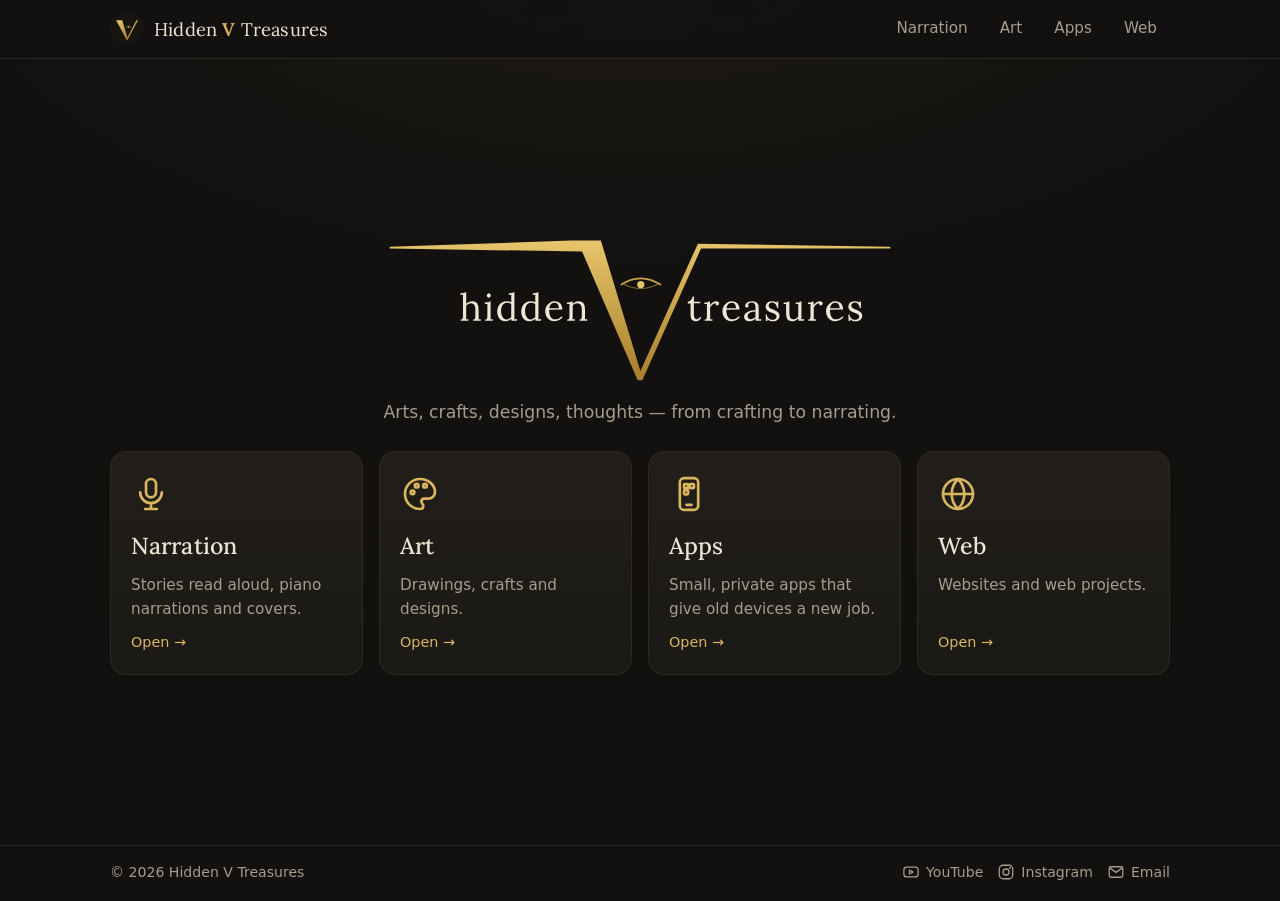
<file: index.html>
<!doctype html>
<html lang="en">
<head>
<meta charset="utf-8">
<meta name="viewport" content="width=device-width, initial-scale=1">
<title>Hidden V Treasures</title>
<meta name="description" content="Arts, crafts, designs and thoughts — narration, art, apps and web by Hidden V.">
<meta name="theme-color" content="#121110">
<meta property="og:title" content="Hidden V Treasures">
<meta property="og:description" content="Arts, crafts, designs and thoughts — narration, art, apps and web by Hidden V.">
<meta property="og:image" content="https://hiddenvtreasures.com/assets/icon-512.png">
<link rel="icon" href="/assets/favicon-32.png" sizes="32x32">
<link rel="apple-touch-icon" href="/assets/icon-512.png">
<link rel="preload" href="/assets/lora.woff" as="font" type="font/woff" crossorigin>
<link rel="stylesheet" href="/assets/style.css">

</head>
<body>
<header class="site-head"><div class="wrap">
<a class="brand" href="/" aria-label="Hidden V Treasures – home"><img src="/assets/mark.svg" alt="" width="34" height="34"><span>Hidden <b>V</b> Treasures</span></a>
<nav class="nav" aria-label="Sections"><a href="/narration/">Narration</a><a href="/art/">Art</a><a href="/apps/">Apps</a><a href="/web/">Web</a></nav>
</div></header>
<main class="wrap">
<section class="home">
<div class="lead">
<img src="/assets/logo.svg" alt="hidden V treasures" width="560" height="169">
<p>Arts, crafts, designs, thoughts — from crafting to narrating.</p>
</div>
<div class="tiles">
<a class="tile" href="/narration/"><svg viewBox="0 0 24 24" aria-hidden="true"><rect x="9" y="3" width="6" height="11" rx="3"/><path d="M5.5 11a6.5 6.5 0 0 0 13 0M12 17.5V21M8.5 21h7"/></svg><h2>Narration</h2><p>Stories read aloud, piano narrations and covers.</p><span class="more">Open →</span></a>
<a class="tile" href="/art/"><svg viewBox="0 0 24 24" aria-hidden="true"><path d="M12 3a9 9 0 1 0 0 18c1.3 0 2-.8 2-1.8 0-1.3-1.2-1.6-1.2-2.7 0-1 .8-1.7 1.9-1.7H17a4 4 0 0 0 4-4C21 6.6 17 3 12 3z"/><circle cx="7.5" cy="11" r="1.1"/><circle cx="10" cy="7" r="1.1"/><circle cx="15" cy="7" r="1.1"/></svg><h2>Art</h2><p>Drawings, crafts and designs.</p><span class="more">Open →</span></a>
<a class="tile" href="/apps/"><svg viewBox="0 0 24 24" aria-hidden="true"><rect x="6.5" y="2.5" width="11" height="19" rx="2.5"/><path d="M10.5 18.5h3"/><rect x="9" y="6" width="2.5" height="2.5" rx=".6"/><rect x="12.5" y="6" width="2.5" height="2.5" rx=".6"/><rect x="9" y="9.7" width="2.5" height="2.5" rx=".6"/></svg><h2>Apps</h2><p>Small, private apps that give old devices a new job.</p><span class="more">Open →</span></a>
<a class="tile" href="/web/"><svg viewBox="0 0 24 24" aria-hidden="true"><circle cx="12" cy="12" r="9"/><path d="M3 12h18M12 3c2.6 2.6 3.8 5.6 3.8 9S14.6 18.4 12 21M12 3C9.4 5.6 8.2 8.6 8.2 12s1.2 6.4 3.8 9"/></svg><h2>Web</h2><p>Websites and web projects.</p><span class="more">Open →</span></a>
</div>
</section>
</main>
<footer class="site-foot"><div class="wrap">
<span>© 2026 Hidden V Treasures</span>
<span class="social">
<a href="https://www.youtube.com/@Hidden_V_Treasures" target="_blank" rel="noopener"><svg viewBox="0 0 24 24" aria-hidden="true"><rect x="2.5" y="5.5" width="19" height="13" rx="4"/><path d="M10 9.5l5 2.5-5 2.5z"/></svg>YouTube</a>
<a href="https://www.instagram.com/hidden_v_treasures/" target="_blank" rel="noopener"><svg viewBox="0 0 24 24" aria-hidden="true"><rect x="3" y="3" width="18" height="18" rx="5"/><circle cx="12" cy="12" r="4"/><circle cx="17.3" cy="6.7" r=".6"/></svg>Instagram</a>
<a href="mailto:info@hiddenvtreasures.com"><svg viewBox="0 0 24 24" aria-hidden="true"><rect x="3" y="5" width="18" height="14" rx="2"/><path d="M3.5 6.5l8.5 6 8.5-6"/></svg>Email</a>
</span>
</div></footer>
</body>
</html>
</file>
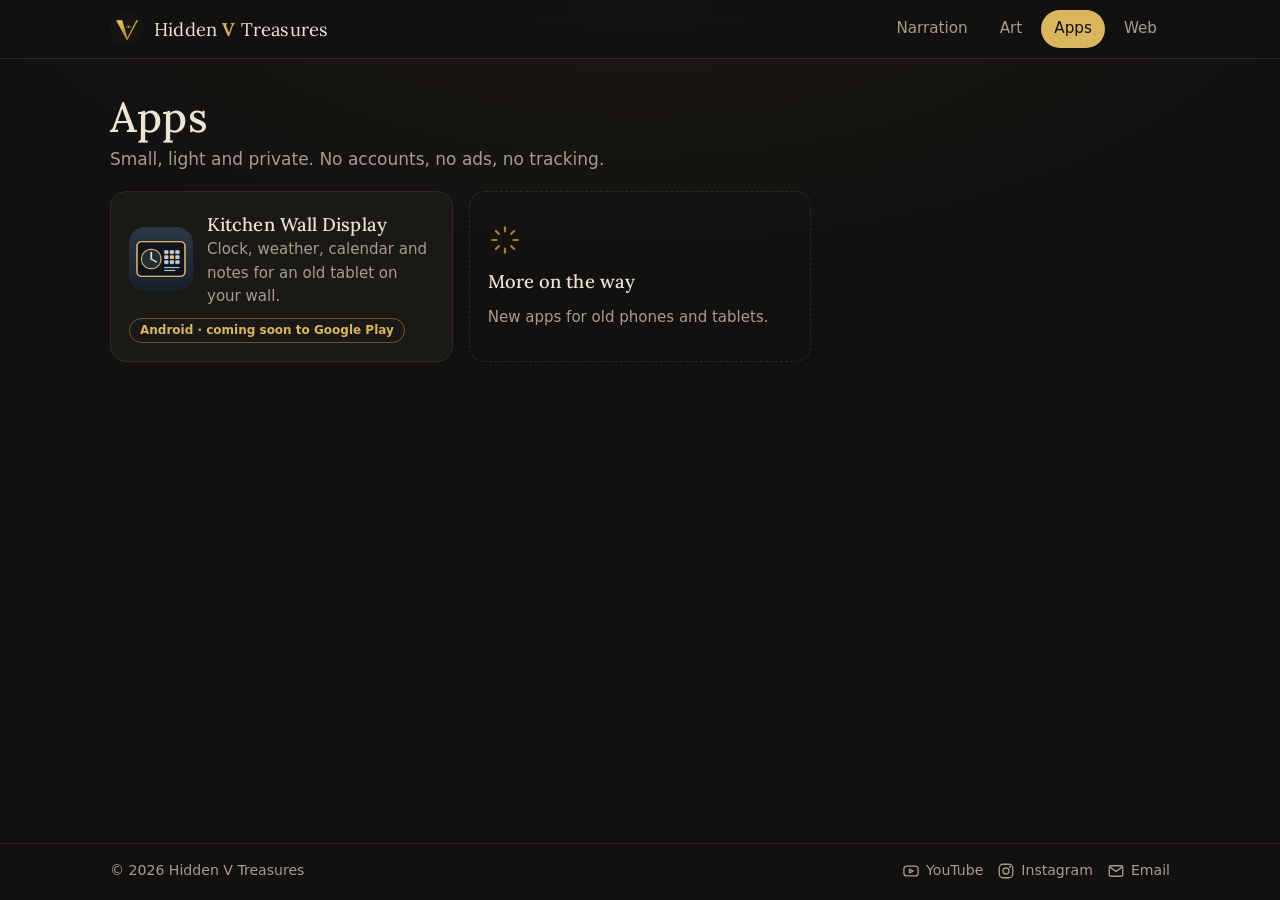
<file: apps/index.html>
<!doctype html>
<html lang="en">
<head>
<meta charset="utf-8">
<meta name="viewport" content="width=device-width, initial-scale=1">
<title>Apps – Hidden V Treasures</title>
<meta name="description" content="Small, light and private Android apps that give old devices a new job.">
<meta name="theme-color" content="#121110">
<meta property="og:title" content="Apps – Hidden V Treasures">
<meta property="og:description" content="Small, light and private Android apps that give old devices a new job.">
<meta property="og:image" content="https://hiddenvtreasures.com/assets/icon-512.png">
<link rel="icon" href="/assets/favicon-32.png" sizes="32x32">
<link rel="apple-touch-icon" href="/assets/icon-512.png">
<link rel="preload" href="/assets/lora.woff" as="font" type="font/woff" crossorigin>
<link rel="stylesheet" href="/assets/style.css">

</head>
<body>
<header class="site-head"><div class="wrap">
<a class="brand" href="/" aria-label="Hidden V Treasures – home"><img src="/assets/mark.svg" alt="" width="34" height="34"><span>Hidden <b>V</b> Treasures</span></a>
<nav class="nav" aria-label="Sections"><a href="/narration/">Narration</a><a href="/art/">Art</a><a href="/apps/" aria-current="page">Apps</a><a href="/web/">Web</a></nav>
</div></header>
<main class="wrap">
<div class="page-head"><div><h1>Apps</h1><p>Small, light and private. No accounts, no ads, no tracking.</p></div></div>
<div class="cards">
<a class="card" href="/kitchen-wall-display/"><div class="top"><img src="/assets/img/kwd-icon.png" alt="" width="64" height="64"><div><h3>Kitchen Wall Display</h3><p>Clock, weather, calendar and notes for an old tablet on your wall.</p></div></div><span class="tag">Android · coming soon to Google Play</span></a>
<div class="card soon"><svg viewBox="0 0 24 24" aria-hidden="true"><path d="M12 3v3M12 18v3M3 12h3M18 12h3M5.6 5.6l2.1 2.1M16.3 16.3l2.1 2.1M5.6 18.4l2.1-2.1M16.3 7.7l2.1-2.1"/></svg><h3>More on the way</h3><p>New apps for old phones and tablets.</p></div>
</div>
</main>
<footer class="site-foot"><div class="wrap">
<span>© 2026 Hidden V Treasures</span>
<span class="social">
<a href="https://www.youtube.com/@Hidden_V_Treasures" target="_blank" rel="noopener"><svg viewBox="0 0 24 24" aria-hidden="true"><rect x="2.5" y="5.5" width="19" height="13" rx="4"/><path d="M10 9.5l5 2.5-5 2.5z"/></svg>YouTube</a>
<a href="https://www.instagram.com/hidden_v_treasures/" target="_blank" rel="noopener"><svg viewBox="0 0 24 24" aria-hidden="true"><rect x="3" y="3" width="18" height="18" rx="5"/><circle cx="12" cy="12" r="4"/><circle cx="17.3" cy="6.7" r=".6"/></svg>Instagram</a>
<a href="mailto:info@hiddenvtreasures.com"><svg viewBox="0 0 24 24" aria-hidden="true"><rect x="3" y="5" width="18" height="14" rx="2"/><path d="M3.5 6.5l8.5 6 8.5-6"/></svg>Email</a>
</span>
</div></footer>
</body>
</html>
</file>
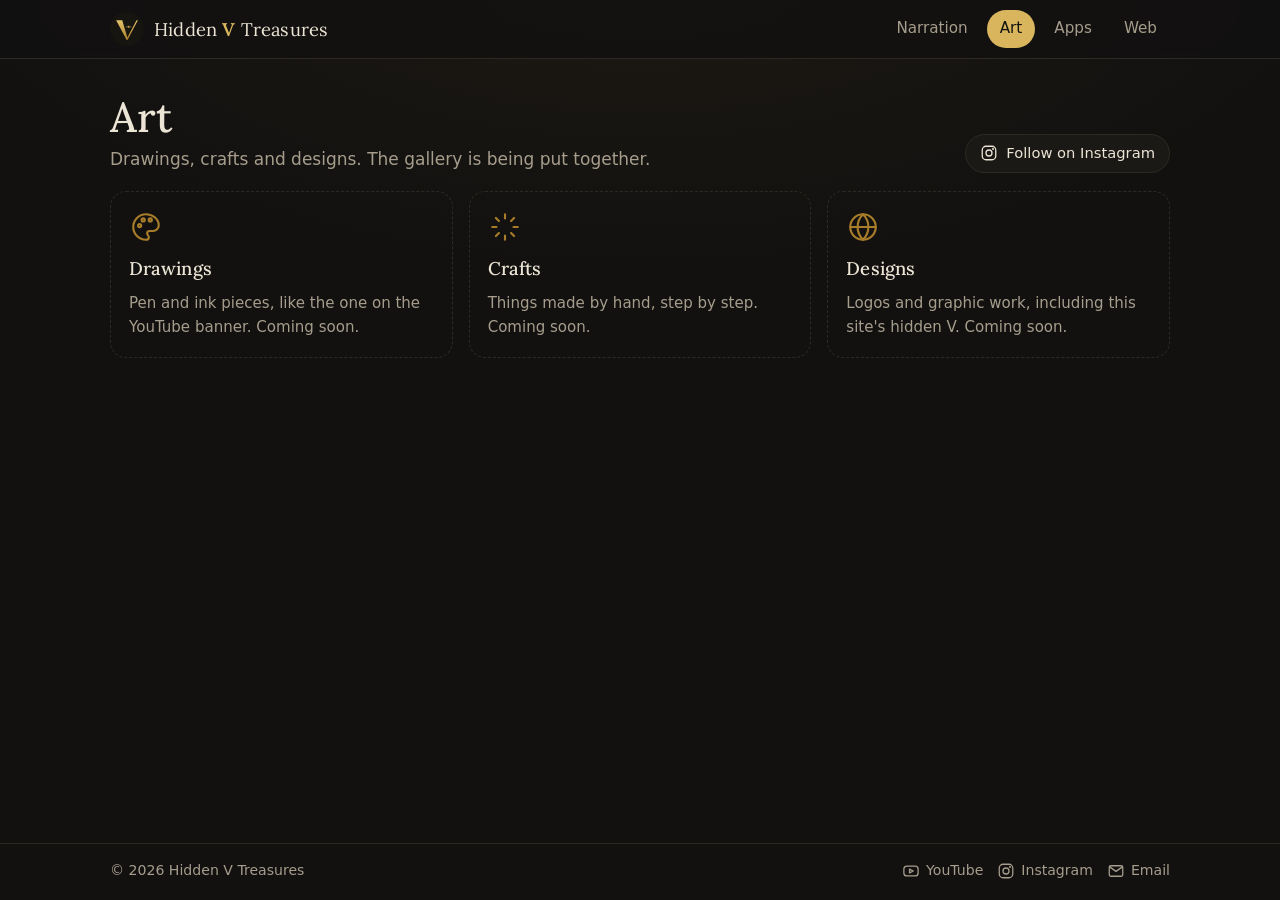
<file: art/index.html>
<!doctype html>
<html lang="en">
<head>
<meta charset="utf-8">
<meta name="viewport" content="width=device-width, initial-scale=1">
<title>Art – Hidden V Treasures</title>
<meta name="description" content="Drawings, crafts and designs by Hidden V.">
<meta name="theme-color" content="#121110">
<meta property="og:title" content="Art – Hidden V Treasures">
<meta property="og:description" content="Drawings, crafts and designs by Hidden V.">
<meta property="og:image" content="https://hiddenvtreasures.com/assets/icon-512.png">
<link rel="icon" href="/assets/favicon-32.png" sizes="32x32">
<link rel="apple-touch-icon" href="/assets/icon-512.png">
<link rel="preload" href="/assets/lora.woff" as="font" type="font/woff" crossorigin>
<link rel="stylesheet" href="/assets/style.css">

</head>
<body>
<header class="site-head"><div class="wrap">
<a class="brand" href="/" aria-label="Hidden V Treasures – home"><img src="/assets/mark.svg" alt="" width="34" height="34"><span>Hidden <b>V</b> Treasures</span></a>
<nav class="nav" aria-label="Sections"><a href="/narration/">Narration</a><a href="/art/" aria-current="page">Art</a><a href="/apps/">Apps</a><a href="/web/">Web</a></nav>
</div></header>
<main class="wrap">
<div class="page-head"><div><h1>Art</h1><p>Drawings, crafts and designs. The gallery is being put together.</p></div>
<a class="chip" href="https://www.instagram.com/hidden_v_treasures/" target="_blank" rel="noopener"><svg width="18" height="18" fill="none" stroke="currentColor" stroke-width="1.7" viewBox="0 0 24 24" aria-hidden="true"><rect x="3" y="3" width="18" height="18" rx="5"/><circle cx="12" cy="12" r="4"/><circle cx="17.3" cy="6.7" r=".6"/></svg> Follow on Instagram</a></div>
<div class="cards">
<div class="card soon"><svg width="34" height="34" fill="none" stroke="#a77d2a" stroke-width="1.5" viewBox="0 0 24 24" aria-hidden="true"><path d="M12 3a9 9 0 1 0 0 18c1.3 0 2-.8 2-1.8 0-1.3-1.2-1.6-1.2-2.7 0-1 .8-1.7 1.9-1.7H17a4 4 0 0 0 4-4C21 6.6 17 3 12 3z"/><circle cx="7.5" cy="11" r="1.1"/><circle cx="10" cy="7" r="1.1"/><circle cx="15" cy="7" r="1.1"/></svg><h3>Drawings</h3><p>Pen and ink pieces, like the one on the YouTube banner. Coming soon.</p></div>
<div class="card soon"><svg viewBox="0 0 24 24" aria-hidden="true"><path d="M12 3v3M12 18v3M3 12h3M18 12h3M5.6 5.6l2.1 2.1M16.3 16.3l2.1 2.1M5.6 18.4l2.1-2.1M16.3 7.7l2.1-2.1"/></svg><h3>Crafts</h3><p>Things made by hand, step by step. Coming soon.</p></div>
<div class="card soon"><svg width="34" height="34" fill="none" stroke="#a77d2a" stroke-width="1.5" viewBox="0 0 24 24" aria-hidden="true"><circle cx="12" cy="12" r="9"/><path d="M3 12h18M12 3c2.6 2.6 3.8 5.6 3.8 9S14.6 18.4 12 21M12 3C9.4 5.6 8.2 8.6 8.2 12s1.2 6.4 3.8 9"/></svg><h3>Designs</h3><p>Logos and graphic work, including this site's hidden V. Coming soon.</p></div>
</div>
</main>
<footer class="site-foot"><div class="wrap">
<span>© 2026 Hidden V Treasures</span>
<span class="social">
<a href="https://www.youtube.com/@Hidden_V_Treasures" target="_blank" rel="noopener"><svg viewBox="0 0 24 24" aria-hidden="true"><rect x="2.5" y="5.5" width="19" height="13" rx="4"/><path d="M10 9.5l5 2.5-5 2.5z"/></svg>YouTube</a>
<a href="https://www.instagram.com/hidden_v_treasures/" target="_blank" rel="noopener"><svg viewBox="0 0 24 24" aria-hidden="true"><rect x="3" y="3" width="18" height="18" rx="5"/><circle cx="12" cy="12" r="4"/><circle cx="17.3" cy="6.7" r=".6"/></svg>Instagram</a>
<a href="mailto:info@hiddenvtreasures.com"><svg viewBox="0 0 24 24" aria-hidden="true"><rect x="3" y="5" width="18" height="14" rx="2"/><path d="M3.5 6.5l8.5 6 8.5-6"/></svg>Email</a>
</span>
</div></footer>
</body>
</html>
</file>
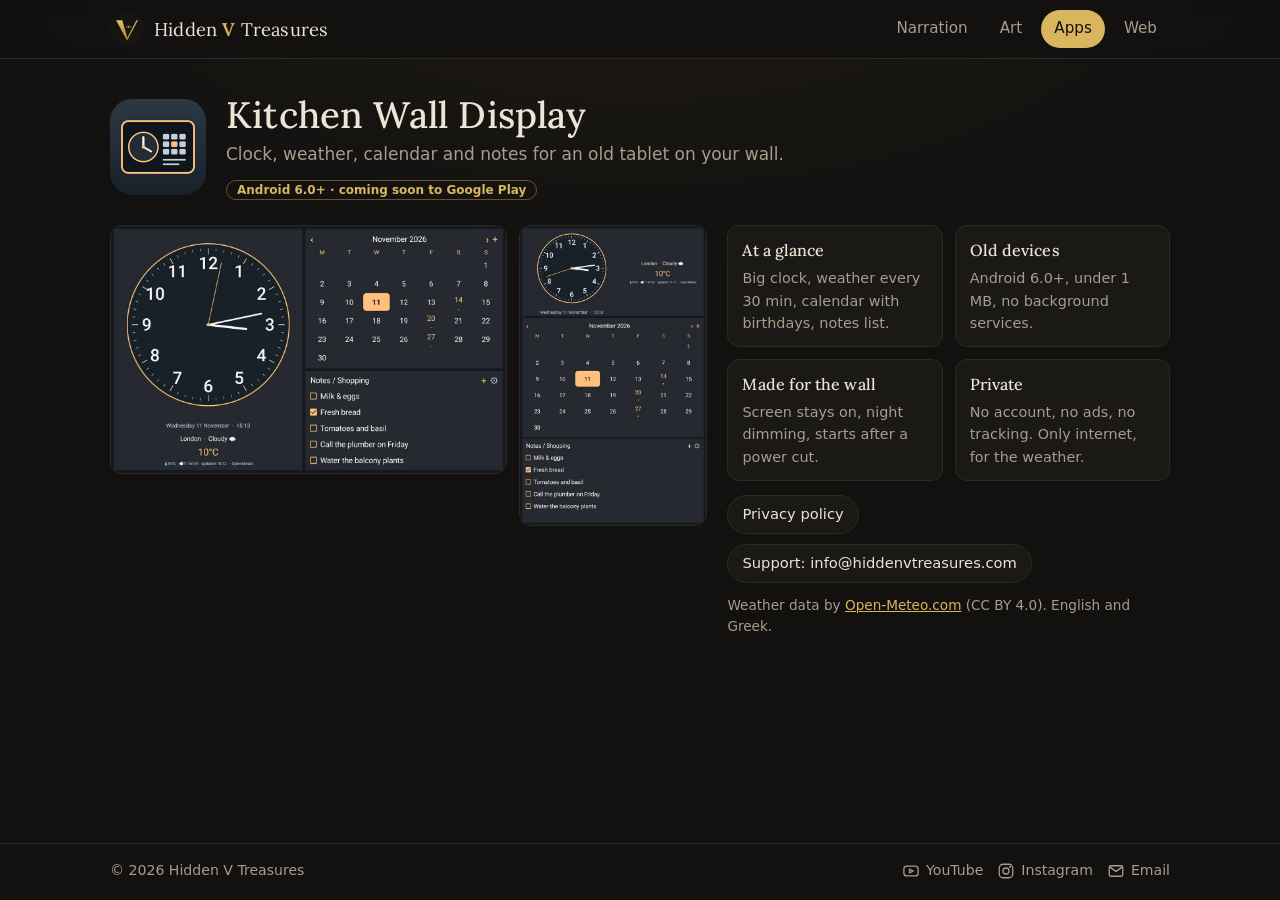
<file: kitchen-wall-display/index.html>
<!doctype html>
<html lang="en">
<head>
<meta charset="utf-8">
<meta name="viewport" content="width=device-width, initial-scale=1">
<title>Kitchen Wall Display – Hidden V Treasures</title>
<meta name="description" content="Clock, weather, calendar and notes for an old tablet on your wall. Light, private, Android 6.0+.">
<meta name="theme-color" content="#121110">
<meta property="og:title" content="Kitchen Wall Display – Hidden V Treasures">
<meta property="og:description" content="Clock, weather, calendar and notes for an old tablet on your wall. Light, private, Android 6.0+.">
<meta property="og:image" content="https://hiddenvtreasures.com/assets/icon-512.png">
<link rel="icon" href="/assets/favicon-32.png" sizes="32x32">
<link rel="apple-touch-icon" href="/assets/icon-512.png">
<link rel="preload" href="/assets/lora.woff" as="font" type="font/woff" crossorigin>
<link rel="stylesheet" href="/assets/style.css">

</head>
<body>
<header class="site-head"><div class="wrap">
<a class="brand" href="/" aria-label="Hidden V Treasures – home"><img src="/assets/mark.svg" alt="" width="34" height="34"><span>Hidden <b>V</b> Treasures</span></a>
<nav class="nav" aria-label="Sections"><a href="/narration/">Narration</a><a href="/art/">Art</a><a href="/apps/" aria-current="page">Apps</a><a href="/web/">Web</a></nav>
</div></header>
<main class="wrap">
<div class="app-head"><img src="/assets/img/kwd-icon.png" alt="Kitchen Wall Display icon" width="96" height="96">
<div><h1>Kitchen Wall Display</h1><p>Clock, weather, calendar and notes for an old tablet on your wall.</p><span class="tag">Android 6.0+ · coming soon to Google Play</span></div></div>
<div class="app-grid">
<div class="shots">
<img src="/assets/img/kwd-landscape.jpg" alt="Landscape: analog clock, weather, month calendar with today highlighted, shopping list" width="1200" height="750">
<img src="/assets/img/kwd-portrait.jpg" alt="Portrait on a phone" width="600" height="960">
</div>
<div>
<div class="feat">
<div><h3>At a glance</h3><p>Big clock, weather every 30 min, calendar with birthdays, notes list.</p></div>
<div><h3>Old devices</h3><p>Android 6.0+, under 1 MB, no background services.</p></div>
<div><h3>Made for the wall</h3><p>Screen stays on, night dimming, starts after a power cut.</p></div>
<div><h3>Private</h3><p>No account, no ads, no tracking. Only internet, for the weather.</p></div>
</div>
<div class="links">
<a class="chip" href="/kitchen-wall-display/privacy/">Privacy policy</a>
<a class="chip" href="mailto:info@hiddenvtreasures.com?subject=Kitchen%20Wall%20Display">Support: info@hiddenvtreasures.com</a>
</div>
<p style="color:var(--muted);font-size:.85rem;margin-top:12px">Weather data by <a href="https://open-meteo.com/" target="_blank" rel="noopener">Open-Meteo.com</a> (CC BY 4.0). English and Greek.</p>
</div>
</div>
</main>
<footer class="site-foot"><div class="wrap">
<span>© 2026 Hidden V Treasures</span>
<span class="social">
<a href="https://www.youtube.com/@Hidden_V_Treasures" target="_blank" rel="noopener"><svg viewBox="0 0 24 24" aria-hidden="true"><rect x="2.5" y="5.5" width="19" height="13" rx="4"/><path d="M10 9.5l5 2.5-5 2.5z"/></svg>YouTube</a>
<a href="https://www.instagram.com/hidden_v_treasures/" target="_blank" rel="noopener"><svg viewBox="0 0 24 24" aria-hidden="true"><rect x="3" y="3" width="18" height="18" rx="5"/><circle cx="12" cy="12" r="4"/><circle cx="17.3" cy="6.7" r=".6"/></svg>Instagram</a>
<a href="mailto:info@hiddenvtreasures.com"><svg viewBox="0 0 24 24" aria-hidden="true"><rect x="3" y="5" width="18" height="14" rx="2"/><path d="M3.5 6.5l8.5 6 8.5-6"/></svg>Email</a>
</span>
</div></footer>
</body>
</html>
</file>
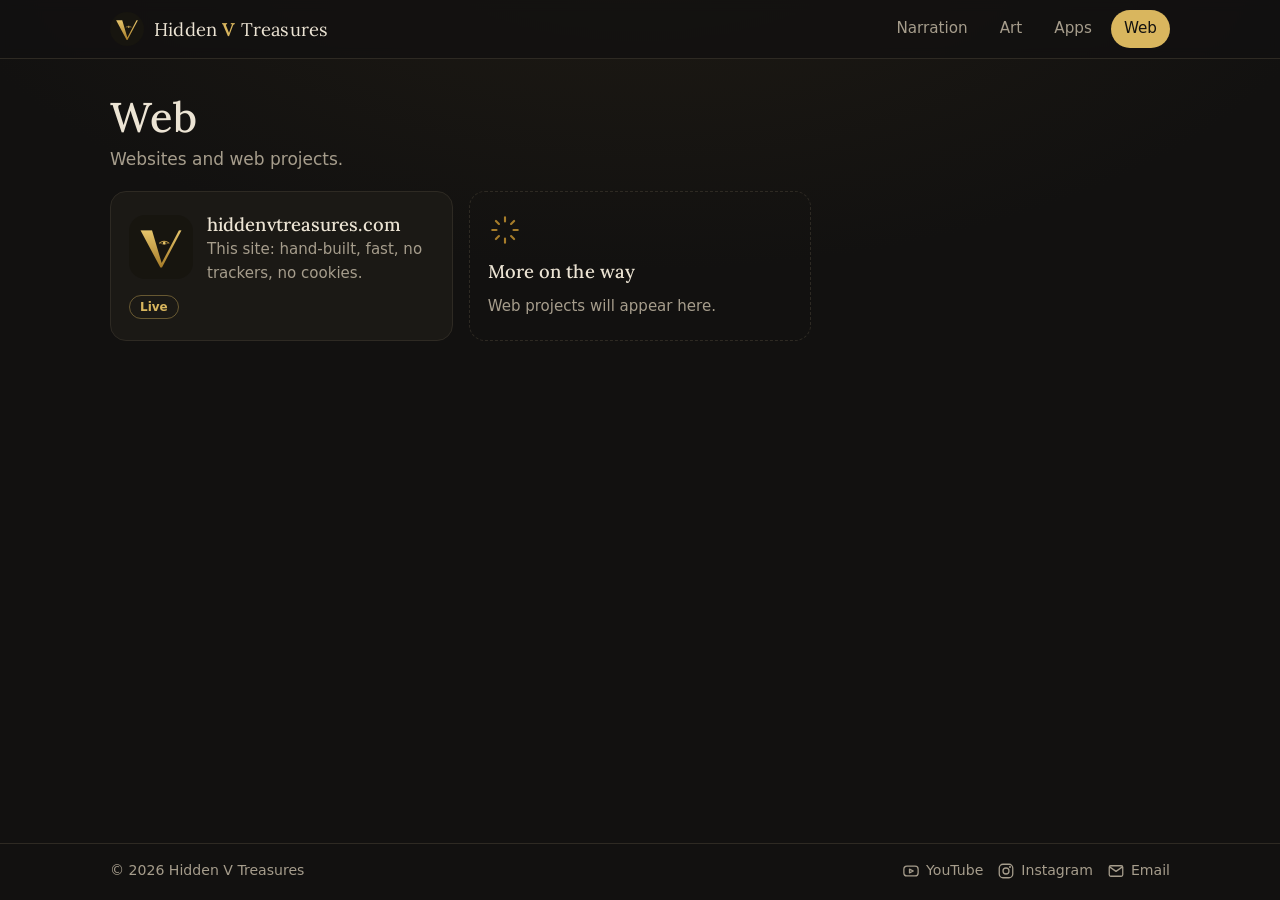
<file: web/index.html>
<!doctype html>
<html lang="en">
<head>
<meta charset="utf-8">
<meta name="viewport" content="width=device-width, initial-scale=1">
<title>Web – Hidden V Treasures</title>
<meta name="description" content="Websites and web projects by Hidden V.">
<meta name="theme-color" content="#121110">
<meta property="og:title" content="Web – Hidden V Treasures">
<meta property="og:description" content="Websites and web projects by Hidden V.">
<meta property="og:image" content="https://hiddenvtreasures.com/assets/icon-512.png">
<link rel="icon" href="/assets/favicon-32.png" sizes="32x32">
<link rel="apple-touch-icon" href="/assets/icon-512.png">
<link rel="preload" href="/assets/lora.woff" as="font" type="font/woff" crossorigin>
<link rel="stylesheet" href="/assets/style.css">

</head>
<body>
<header class="site-head"><div class="wrap">
<a class="brand" href="/" aria-label="Hidden V Treasures – home"><img src="/assets/mark.svg" alt="" width="34" height="34"><span>Hidden <b>V</b> Treasures</span></a>
<nav class="nav" aria-label="Sections"><a href="/narration/">Narration</a><a href="/art/">Art</a><a href="/apps/">Apps</a><a href="/web/" aria-current="page">Web</a></nav>
</div></header>
<main class="wrap">
<div class="page-head"><div><h1>Web</h1><p>Websites and web projects.</p></div></div>
<div class="cards">
<a class="card" href="/"><div class="top"><img src="/assets/icon-512.png" alt="" width="64" height="64"><div><h3>hiddenvtreasures.com</h3><p>This site: hand-built, fast, no trackers, no cookies.</p></div></div><span class="tag">Live</span></a>
<div class="card soon"><svg viewBox="0 0 24 24" aria-hidden="true"><path d="M12 3v3M12 18v3M3 12h3M18 12h3M5.6 5.6l2.1 2.1M16.3 16.3l2.1 2.1M5.6 18.4l2.1-2.1M16.3 7.7l2.1-2.1"/></svg><h3>More on the way</h3><p>Web projects will appear here.</p></div>
</div>
</main>
<footer class="site-foot"><div class="wrap">
<span>© 2026 Hidden V Treasures</span>
<span class="social">
<a href="https://www.youtube.com/@Hidden_V_Treasures" target="_blank" rel="noopener"><svg viewBox="0 0 24 24" aria-hidden="true"><rect x="2.5" y="5.5" width="19" height="13" rx="4"/><path d="M10 9.5l5 2.5-5 2.5z"/></svg>YouTube</a>
<a href="https://www.instagram.com/hidden_v_treasures/" target="_blank" rel="noopener"><svg viewBox="0 0 24 24" aria-hidden="true"><rect x="3" y="3" width="18" height="18" rx="5"/><circle cx="12" cy="12" r="4"/><circle cx="17.3" cy="6.7" r=".6"/></svg>Instagram</a>
<a href="mailto:info@hiddenvtreasures.com"><svg viewBox="0 0 24 24" aria-hidden="true"><rect x="3" y="5" width="18" height="14" rx="2"/><path d="M3.5 6.5l8.5 6 8.5-6"/></svg>Email</a>
</span>
</div></footer>
</body>
</html>
</file>
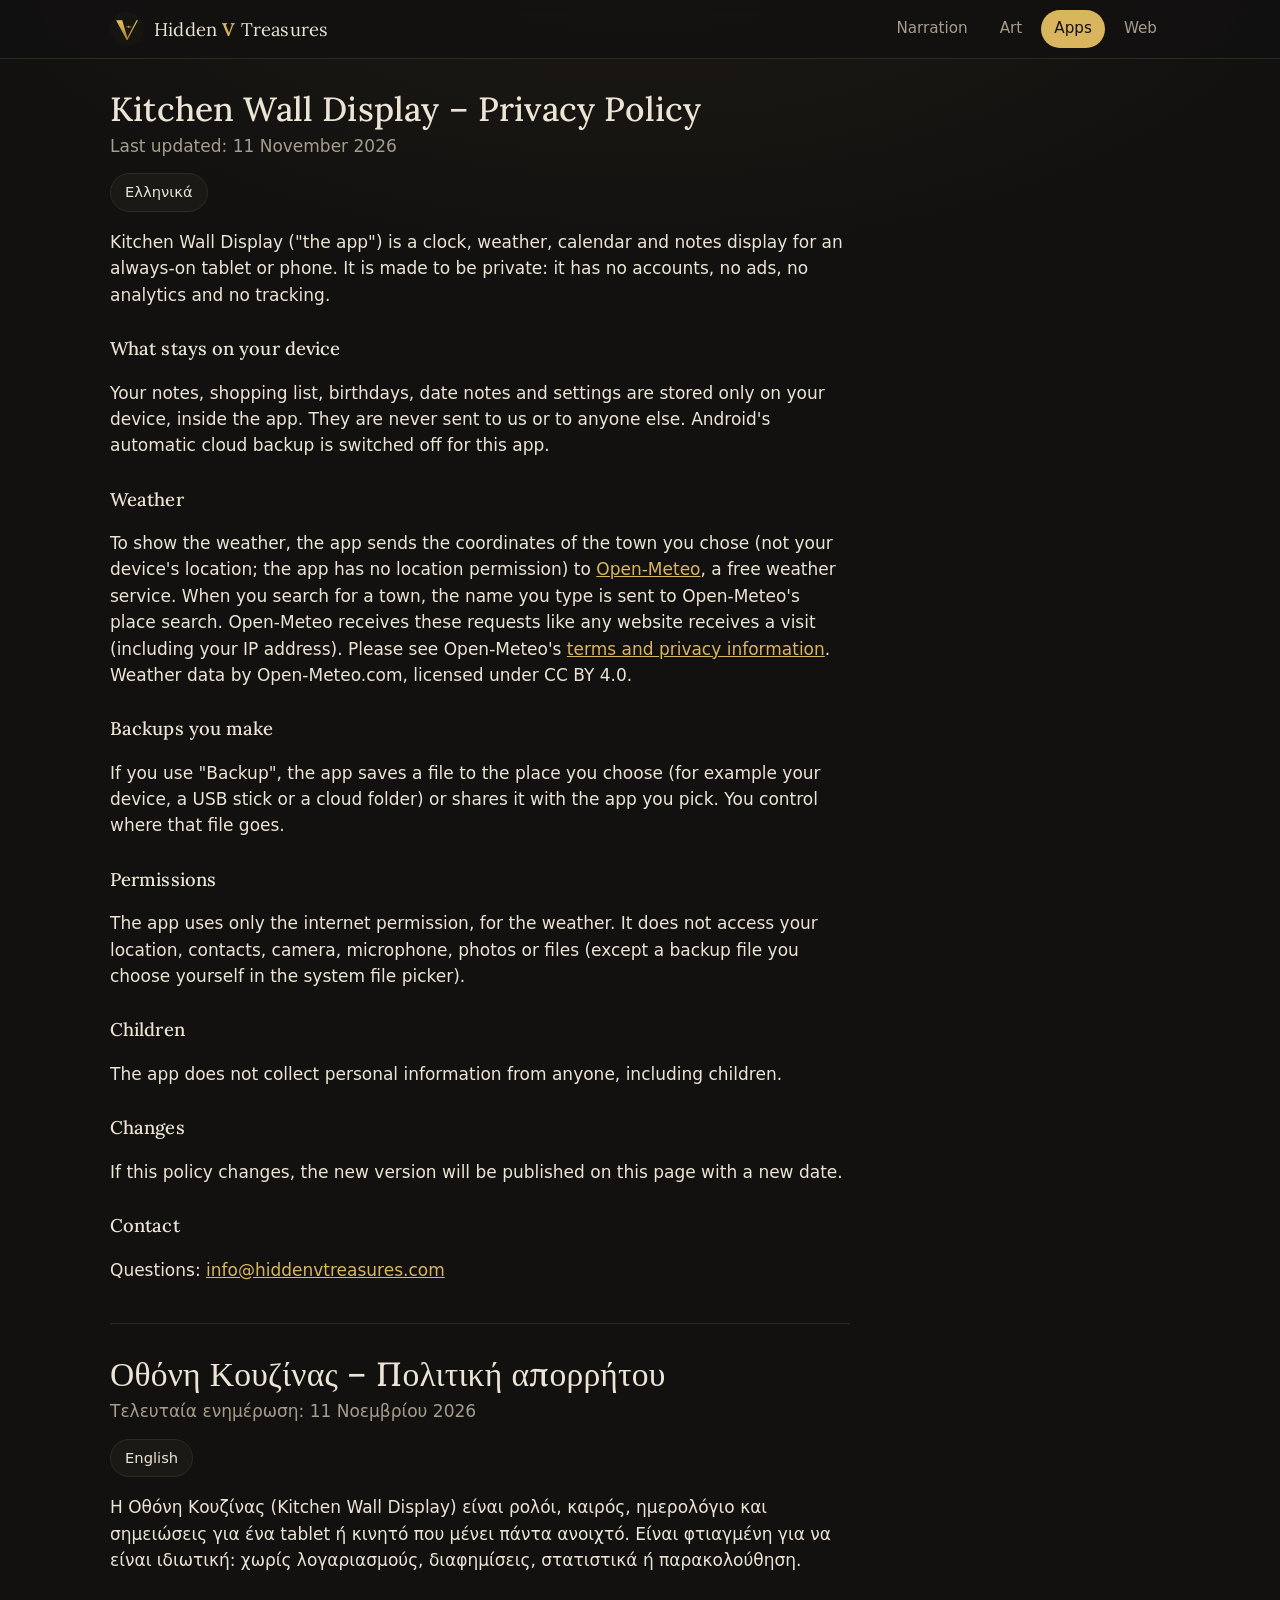
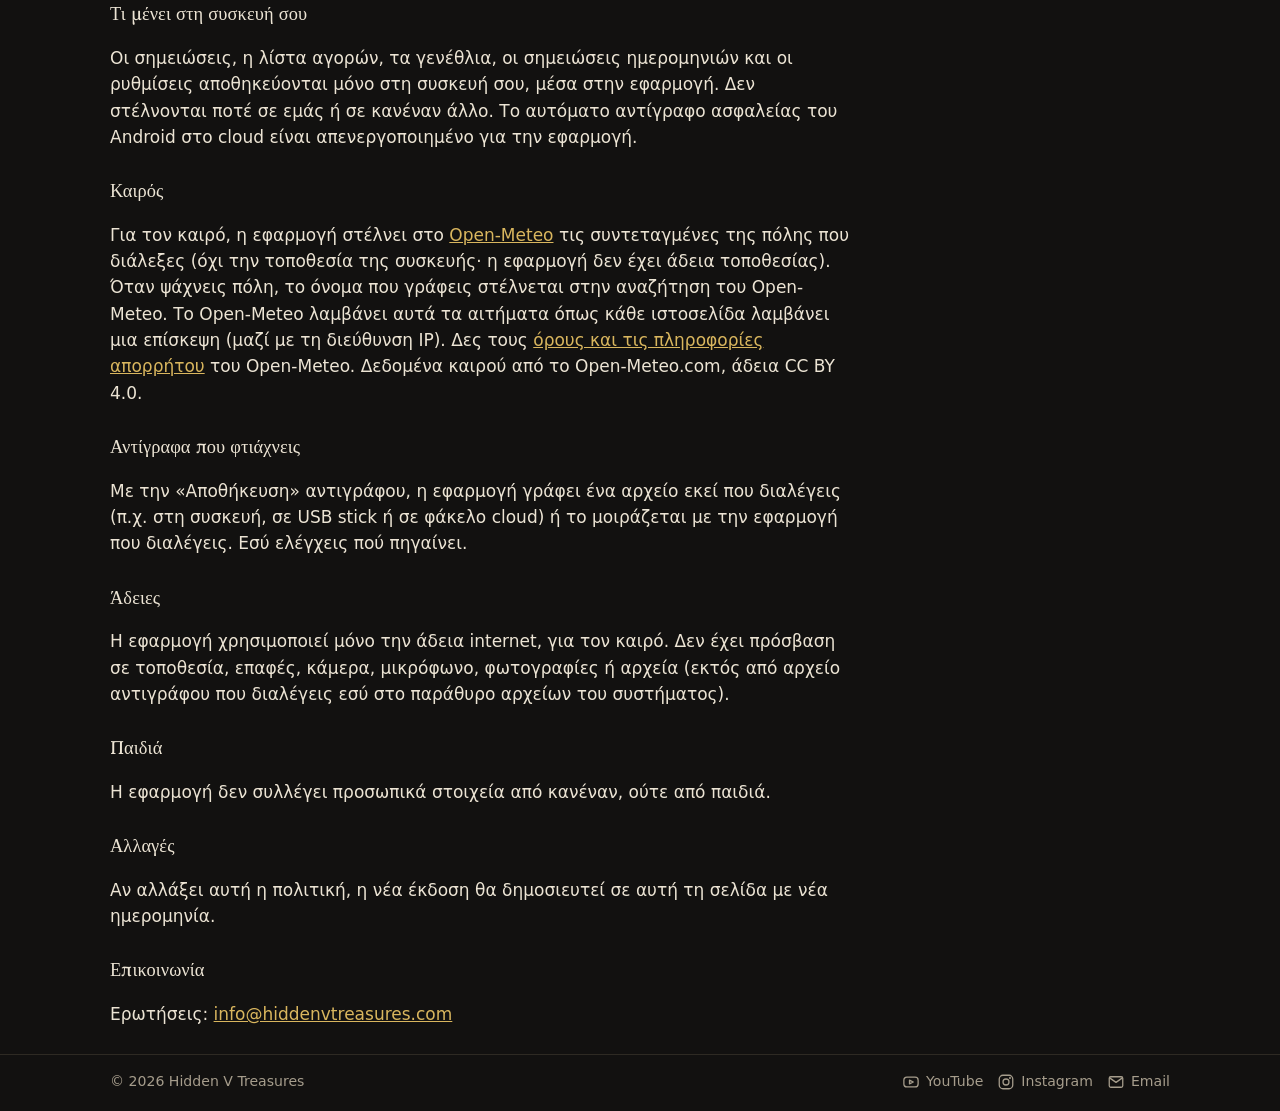
<file: kitchen-wall-display/privacy/index.html>
<!doctype html>
<html lang="en">
<head>
<meta charset="utf-8">
<meta name="viewport" content="width=device-width, initial-scale=1">
<title>Privacy Policy – Kitchen Wall Display</title>
<meta name="description" content="Privacy policy for the Kitchen Wall Display Android app.">
<meta name="theme-color" content="#121110">
<meta property="og:title" content="Privacy Policy – Kitchen Wall Display">
<meta property="og:description" content="Privacy policy for the Kitchen Wall Display Android app.">
<meta property="og:image" content="https://hiddenvtreasures.com/assets/icon-512.png">
<link rel="icon" href="/assets/favicon-32.png" sizes="32x32">
<link rel="apple-touch-icon" href="/assets/icon-512.png">
<link rel="preload" href="/assets/lora.woff" as="font" type="font/woff" crossorigin>
<link rel="stylesheet" href="/assets/style.css">

</head>
<body>
<header class="site-head"><div class="wrap">
<a class="brand" href="/" aria-label="Hidden V Treasures – home"><img src="/assets/mark.svg" alt="" width="34" height="34"><span>Hidden <b>V</b> Treasures</span></a>
<nav class="nav" aria-label="Sections"><a href="/narration/">Narration</a><a href="/art/">Art</a><a href="/apps/" aria-current="page">Apps</a><a href="/web/">Web</a></nav>
</div></header>
<main class="wrap">
<div class="doc"><article id="en">
<h1>Kitchen Wall Display – Privacy Policy</h1>
<p class="date">Last updated: 11 November 2026</p>
<div class="links"><a class="chip" href="#el">Ελληνικά</a></div>

<p>Kitchen Wall Display ("the app") is a clock, weather, calendar and notes display for an always-on tablet or phone. It is made to be private: it has no accounts, no ads, no analytics and no tracking.</p>

<h2>What stays on your device</h2>
<p>Your notes, shopping list, birthdays, date notes and settings are stored only on your device, inside the app. They are never sent to us or to anyone else. Android's automatic cloud backup is switched off for this app.</p>

<h2>Weather</h2>
<p>To show the weather, the app sends the coordinates of the town you chose (not your device's location; the app has no location permission) to <a target="_blank" rel="noopener" href="https://open-meteo.com/">Open-Meteo</a>, a free weather service. When you search for a town, the name you type is sent to Open-Meteo's place search. Open-Meteo receives these requests like any website receives a visit (including your IP address). Please see Open-Meteo's <a target="_blank" rel="noopener" href="https://open-meteo.com/en/terms">terms and privacy information</a>. Weather data by Open-Meteo.com, licensed under CC BY 4.0.</p>

<h2>Backups you make</h2>
<p>If you use "Backup", the app saves a file to the place you choose (for example your device, a USB stick or a cloud folder) or shares it with the app you pick. You control where that file goes.</p>

<h2>Permissions</h2>
<p>The app uses only the internet permission, for the weather. It does not access your location, contacts, camera, microphone, photos or files (except a backup file you choose yourself in the system file picker).</p>

<h2>Children</h2>
<p>The app does not collect personal information from anyone, including children.</p>

<h2>Changes</h2>
<p>If this policy changes, the new version will be published on this page with a new date.</p>

<h2>Contact</h2>
<p>Questions: <a href="mailto:info@hiddenvtreasures.com">info@hiddenvtreasures.com</a></p>
</article><hr><article id="el" lang="el">
<h1>Οθόνη Κουζίνας – Πολιτική απορρήτου</h1>
<p class="date">Τελευταία ενημέρωση: 11 Νοεμβρίου 2026</p>
<div class="links"><a class="chip" href="#en">English</a></div>

<p>Η Οθόνη Κουζίνας (Kitchen Wall Display) είναι ρολόι, καιρός, ημερολόγιο και σημειώσεις για ένα tablet ή κινητό που μένει πάντα ανοιχτό. Είναι φτιαγμένη για να είναι ιδιωτική: χωρίς λογαριασμούς, διαφημίσεις, στατιστικά ή παρακολούθηση.</p>

<h2>Τι μένει στη συσκευή σου</h2>
<p>Οι σημειώσεις, η λίστα αγορών, τα γενέθλια, οι σημειώσεις ημερομηνιών και οι ρυθμίσεις αποθηκεύονται μόνο στη συσκευή σου, μέσα στην εφαρμογή. Δεν στέλνονται ποτέ σε εμάς ή σε κανέναν άλλο. Το αυτόματο αντίγραφο ασφαλείας του Android στο cloud είναι απενεργοποιημένο για την εφαρμογή.</p>

<h2>Καιρός</h2>
<p>Για τον καιρό, η εφαρμογή στέλνει στο <a target="_blank" rel="noopener" href="https://open-meteo.com/">Open-Meteo</a> τις συντεταγμένες της πόλης που διάλεξες (όχι την τοποθεσία της συσκευής· η εφαρμογή δεν έχει άδεια τοποθεσίας). Όταν ψάχνεις πόλη, το όνομα που γράφεις στέλνεται στην αναζήτηση του Open-Meteo. Το Open-Meteo λαμβάνει αυτά τα αιτήματα όπως κάθε ιστοσελίδα λαμβάνει μια επίσκεψη (μαζί με τη διεύθυνση IP). Δες τους <a target="_blank" rel="noopener" href="https://open-meteo.com/en/terms">όρους και τις πληροφορίες απορρήτου</a> του Open-Meteo. Δεδομένα καιρού από το Open-Meteo.com, άδεια CC BY 4.0.</p>

<h2>Αντίγραφα που φτιάχνεις</h2>
<p>Με την «Αποθήκευση» αντιγράφου, η εφαρμογή γράφει ένα αρχείο εκεί που διαλέγεις (π.χ. στη συσκευή, σε USB stick ή σε φάκελο cloud) ή το μοιράζεται με την εφαρμογή που διαλέγεις. Εσύ ελέγχεις πού πηγαίνει.</p>

<h2>Άδειες</h2>
<p>Η εφαρμογή χρησιμοποιεί μόνο την άδεια internet, για τον καιρό. Δεν έχει πρόσβαση σε τοποθεσία, επαφές, κάμερα, μικρόφωνο, φωτογραφίες ή αρχεία (εκτός από αρχείο αντιγράφου που διαλέγεις εσύ στο παράθυρο αρχείων του συστήματος).</p>

<h2>Παιδιά</h2>
<p>Η εφαρμογή δεν συλλέγει προσωπικά στοιχεία από κανέναν, ούτε από παιδιά.</p>

<h2>Αλλαγές</h2>
<p>Αν αλλάξει αυτή η πολιτική, η νέα έκδοση θα δημοσιευτεί σε αυτή τη σελίδα με νέα ημερομηνία.</p>

<h2>Επικοινωνία</h2>
<p>Ερωτήσεις: <a href="mailto:info@hiddenvtreasures.com">info@hiddenvtreasures.com</a></p>
</article></div>
</main>
<footer class="site-foot"><div class="wrap">
<span>© 2026 Hidden V Treasures</span>
<span class="social">
<a href="https://www.youtube.com/@Hidden_V_Treasures" target="_blank" rel="noopener"><svg viewBox="0 0 24 24" aria-hidden="true"><rect x="2.5" y="5.5" width="19" height="13" rx="4"/><path d="M10 9.5l5 2.5-5 2.5z"/></svg>YouTube</a>
<a href="https://www.instagram.com/hidden_v_treasures/" target="_blank" rel="noopener"><svg viewBox="0 0 24 24" aria-hidden="true"><rect x="3" y="3" width="18" height="18" rx="5"/><circle cx="12" cy="12" r="4"/><circle cx="17.3" cy="6.7" r=".6"/></svg>Instagram</a>
<a href="mailto:info@hiddenvtreasures.com"><svg viewBox="0 0 24 24" aria-hidden="true"><rect x="3" y="5" width="18" height="14" rx="2"/><path d="M3.5 6.5l8.5 6 8.5-6"/></svg>Email</a>
</span>
</div></footer>
</body>
</html>
</file>
<file: assets/style.css>
@font-face { font-family: "Lora"; src: url("/assets/lora.woff") format("woff"); font-weight: 400 700; font-display: swap; }

:root {
  --bg: #121110;
  --surface: #1b1915;
  --surface-2: #221f1a;
  --line: #2e2a23;
  --text: #ece4d4;
  --muted: #a69d8c;
  --gold: #d9b65e;
  --gold-deep: #a77d2a;
  --radius: 16px;
}
* { box-sizing: border-box; }
html { -webkit-text-size-adjust: 100%; }
body {
  margin: 0; min-height: 100vh; display: flex; flex-direction: column;
  background: radial-gradient(1200px 600px at 50% -10%, #1f1b14 0%, var(--bg) 60%) fixed, var(--bg);
  color: var(--text);
  font: 17px/1.55 system-ui, -apple-system, "Segoe UI", Roboto, "Noto Sans", sans-serif;
}
a { color: var(--gold); }
img { max-width: 100%; height: auto; display: block; }
h1, h2, h3 { font-family: "Lora", Georgia, serif; font-weight: 500; letter-spacing: .005em; }
.wrap { width: 100%; max-width: 1100px; margin: 0 auto; padding: 0 20px; }
main { flex: 1; }

/* header */
.site-head { border-bottom: 1px solid var(--line); background: rgba(18,17,16,.75); backdrop-filter: blur(6px); position: sticky; top: 0; z-index: 5; }
.site-head .wrap { display: flex; align-items: center; justify-content: space-between; gap: 16px; padding-top: 10px; padding-bottom: 10px; flex-wrap: wrap; }
.brand { display: inline-flex; align-items: center; gap: 10px; text-decoration: none; color: var(--text); font-family: "Lora", Georgia, serif; font-size: 1.15rem; letter-spacing: .01em; }
.brand img { width: 34px; height: 34px; border-radius: 50%; }
.brand b { color: var(--gold); font-weight: 600; }
.nav { display: flex; gap: 6px; flex-wrap: wrap; }
.nav a { color: var(--muted); text-decoration: none; padding: 6px 12px; border-radius: 999px; font-size: .95rem; border: 1px solid transparent; }
.nav a:hover { color: var(--text); border-color: var(--line); }
.nav a[aria-current="page"] { color: var(--bg); background: var(--gold); }

/* home: everything on one screen */
.home { min-height: calc(100vh - 58px - 56px); display: flex; flex-direction: column; justify-content: center; padding: 28px 0; }
.home .lead { text-align: center; margin: 0 auto 26px; max-width: 34em; }
.home .lead img { width: min(560px, 92%); margin: 0 auto 10px; }
.home .lead p { color: var(--muted); margin: 0; font-size: 1.08rem; }
.tiles { display: grid; grid-template-columns: repeat(4, 1fr); gap: 16px; }
.tile {
  display: flex; flex-direction: column; gap: 10px; text-decoration: none; color: var(--text);
  background: linear-gradient(180deg, var(--surface-2), var(--surface)); border: 1px solid var(--line);
  border-radius: var(--radius); padding: 22px 20px 20px; min-height: 190px; transition: border-color .2s, transform .2s;
}
.tile:hover { border-color: var(--gold-deep); transform: translateY(-2px); }
.tile svg { width: 40px; height: 40px; stroke: var(--gold); fill: none; stroke-width: 1.6; stroke-linecap: round; stroke-linejoin: round; }
.tile h2 { margin: 4px 0 0; font-size: 1.45rem; }
.tile p { margin: 0; color: var(--muted); font-size: .95rem; }
.tile .more { margin-top: auto; color: var(--gold); font-size: .9rem; }
@media (max-width: 860px) { .tiles { grid-template-columns: 1fr 1fr; } .tile { min-height: 150px; padding: 18px 16px; } }
@media (max-width: 520px) {
  .home { padding: 18px 0; } .home .lead { margin-bottom: 18px; } .home .lead p { font-size: .98rem; }
  .tiles { gap: 12px; } .tile { min-height: 0; gap: 6px; padding: 16px 14px; } .tile h2 { font-size: 1.2rem; } .tile p { font-size: .86rem; } .tile .more { display: none; }
  .site-head .wrap { gap: 8px; } .nav a { padding: 5px 10px; }
}

/* section pages */
.page-head { padding: 34px 0 18px; display: flex; align-items: end; justify-content: space-between; gap: 16px; flex-wrap: wrap; }
.page-head h1 { margin: 0; font-size: clamp(1.9rem, 4.5vw, 2.6rem); line-height: 1.15; }
.page-head p { margin: 6px 0 0; color: var(--muted); max-width: 36em; }
.chip { display: inline-flex; align-items: center; gap: 8px; text-decoration: none; color: var(--text); border: 1px solid var(--line); border-radius: 999px; padding: 7px 14px; font-size: .92rem; background: var(--surface); white-space: nowrap; }
.chip:hover { border-color: var(--gold-deep); }
.group-title { font-size: 1.15rem; margin: 18px 0 12px; color: var(--muted); font-family: inherit; font-weight: 600; letter-spacing: .04em; text-transform: uppercase; font-size: .8rem; }

/* video cards (YouTube loads only when you press play) */
.videos { display: grid; grid-template-columns: repeat(3, 1fr); gap: 16px; }
.videos.two { grid-template-columns: repeat(2, 1fr); }
@media (max-width: 860px) { .videos, .videos.two { grid-template-columns: 1fr 1fr; } }
@media (max-width: 520px) { .videos, .videos.two { grid-template-columns: 1fr; } }
.video { background: var(--surface); border: 1px solid var(--line); border-radius: var(--radius); overflow: hidden; }
.video .frame { position: relative; aspect-ratio: 16 / 9; background: #000; }
.video button { all: unset; cursor: pointer; position: absolute; inset: 0; display: block; }
.video button img { width: 100%; height: 100%; object-fit: cover; opacity: .9; transition: opacity .2s; }
.video button:hover img { opacity: 1; }
.video button::after { content: ""; position: absolute; left: 50%; top: 50%; width: 58px; height: 58px; margin: -29px 0 0 -29px; border-radius: 50%; background: rgba(18,17,16,.75) url("data:image/svg+xml,%3Csvg xmlns='http://www.w3.org/2000/svg' viewBox='0 0 24 24'%3E%3Cpath d='M9 7l9 5-9 5z' fill='%23d9b65e'/%3E%3C/svg%3E") center/26px no-repeat; border: 1px solid rgba(217,182,94,.6); }
.video button:focus-visible { outline: 2px solid var(--gold); outline-offset: -2px; }
.video iframe { position: absolute; inset: 0; width: 100%; height: 100%; border: 0; }
.video .meta { padding: 12px 14px 14px; }
.video h3 { margin: 0; font-size: 1.02rem; line-height: 1.35; }
.video p { margin: 4px 0 0; color: var(--muted); font-size: .88rem; }

/* generic cards (apps, web, art) */
.cards { display: grid; grid-template-columns: repeat(3, 1fr); gap: 16px; }
@media (max-width: 860px) { .cards { grid-template-columns: 1fr 1fr; } }
@media (max-width: 520px) { .cards { grid-template-columns: 1fr; } }
.card { display: flex; flex-direction: column; gap: 10px; background: var(--surface); border: 1px solid var(--line); border-radius: var(--radius); padding: 18px; text-decoration: none; color: var(--text); }
a.card:hover { border-color: var(--gold-deep); }
.card .top { display: flex; gap: 14px; align-items: center; }
.card .top img { width: 64px; height: 64px; border-radius: 16px; flex: none; }
.card h3 { margin: 0; font-size: 1.15rem; }
.card p { margin: 0; color: var(--muted); font-size: .94rem; }
.tag { align-self: flex-start; font-size: .75rem; font-weight: 600; color: var(--gold); border: 1px solid rgba(217,182,94,.4); padding: 2px 10px; border-radius: 999px; }
.card.soon { border-style: dashed; background: transparent; justify-content: center; align-items: flex-start; min-height: 150px; }
.card.soon svg { width: 34px; height: 34px; stroke: var(--gold-deep); fill: none; stroke-width: 1.5; stroke-linecap: round; stroke-linejoin: round; }

/* app page */
.app-head { display: flex; gap: 20px; align-items: center; padding: 34px 0 10px; }
.app-head img { width: 96px; height: 96px; border-radius: 22px; flex: none; }
.app-head h1 { margin: 0; font-size: clamp(1.7rem, 4.5vw, 2.3rem); line-height: 1.2; }
.app-head p { margin: 4px 0 8px; color: var(--muted); }
.app-grid { display: grid; grid-template-columns: 1.35fr 1fr; gap: 20px; align-items: start; margin-top: 14px; }
@media (max-width: 860px) { .app-grid { grid-template-columns: 1fr; } }
.shots { display: grid; grid-template-columns: 2.1fr 1fr; gap: 12px; }
.shots img { border-radius: 12px; border: 1px solid var(--line); }
.feat { display: grid; grid-template-columns: 1fr 1fr; gap: 12px; }
.feat div { background: var(--surface); border: 1px solid var(--line); border-radius: 12px; padding: 12px 14px; }
.feat h3 { margin: 0 0 4px; font-size: 1rem; }
.feat p { margin: 0; color: var(--muted); font-size: .9rem; }
.links { display: flex; gap: 10px; flex-wrap: wrap; margin-top: 14px; }

/* documents (privacy policy) */
.doc { max-width: 740px; padding: 30px 0 10px; }
.doc h1 { font-size: clamp(1.6rem, 4vw, 2.1rem); margin: 0 0 4px; line-height: 1.2; }
.doc h2 { font-size: 1.15rem; margin: 26px 0 6px; }
.doc .date { color: var(--muted); margin: 0 0 14px; }
.doc hr { border: 0; border-top: 1px solid var(--line); margin: 40px 0 30px; }

/* footer */
.site-foot { border-top: 1px solid var(--line); }
.site-foot .wrap { display: flex; justify-content: space-between; align-items: center; gap: 12px; flex-wrap: wrap; padding-top: 16px; padding-bottom: 18px; color: var(--muted); font-size: .88rem; }
.site-foot a { color: var(--muted); }
.social { display: flex; gap: 14px; }
.social a { display: inline-flex; align-items: center; gap: 6px; text-decoration: none; }
.social a:hover { color: var(--text); }
.social svg { width: 18px; height: 18px; fill: none; stroke: currentColor; stroke-width: 1.7; stroke-linecap: round; stroke-linejoin: round; }

/* tabs (narration) */
.tabs { display: flex; gap: 8px; margin: 4px 0 16px; flex-wrap: wrap; }
.tabs button { all: unset; cursor: pointer; padding: 8px 16px; border-radius: 999px; border: 1px solid var(--line); color: var(--muted); font-size: .95rem; background: var(--surface); }
.tabs button span { font-size: .8rem; opacity: .7; margin-left: 4px; }
.tabs button[aria-selected="true"] { color: var(--bg); background: var(--gold); border-color: var(--gold); }
.tabs button:focus-visible { outline: 2px solid var(--gold); outline-offset: 2px; }
[role="tabpanel"][hidden] { display: none; }
[role="tabpanel"] + [role="tabpanel"] { margin-top: 16px; }
</file>
